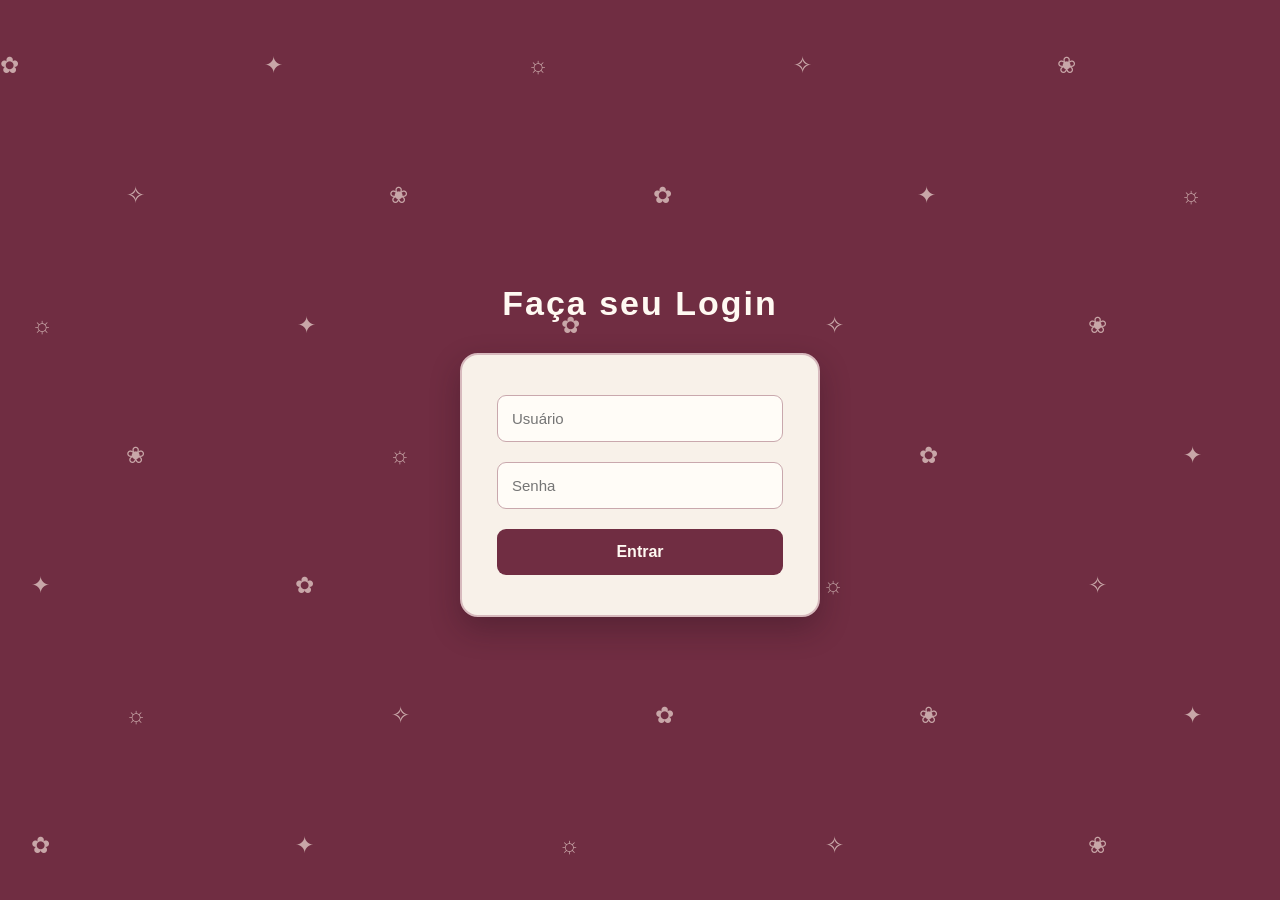
<file: index.html>
<!DOCTYPE html>
<html lang="pt-br">

<head>
    <meta charset="UTF-8">
    <meta name="viewport" content="width=device-width, initial-scale=1.0">

    <title>Login</title>

    <link rel="stylesheet" href="css/style.css">
</head>

<body>

    <h1>Faça seu Login</h1>

    <form id="loginForm">

        <input 
            type="text" 
            id="usuario" 
            placeholder="Usuário" 
            required
        >

        <input 
            type="password" 
            id="senha" 
            placeholder="Senha" 
            required
        >

        <button type="submit">Entrar</button>

    </form>

    <script src="js/script.js"></script>

</body>
</html>
</file>
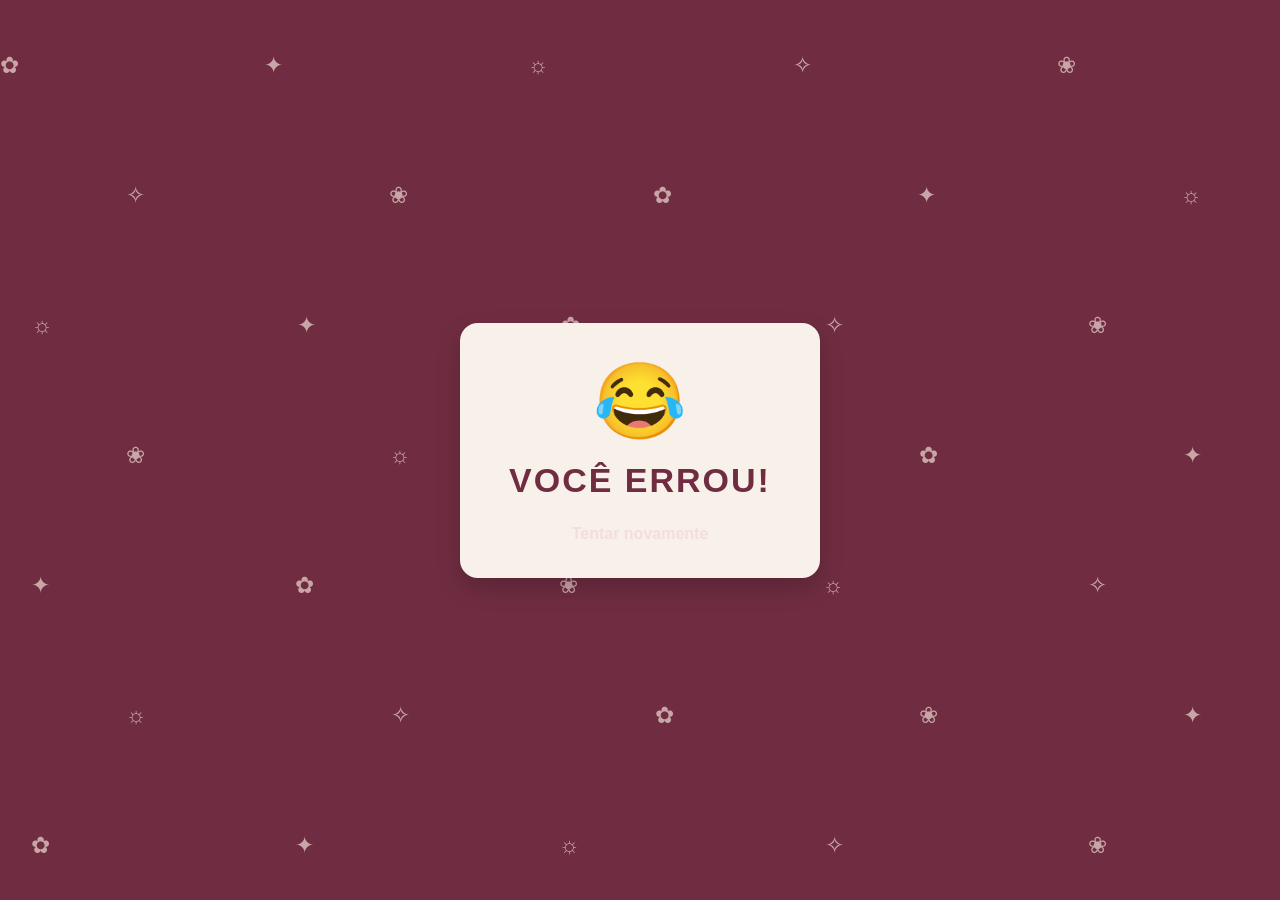
<file: falhou.html>
<!DOCTYPE html>
<html lang="pt-br">
<head>
    <meta charset="UTF-8">
    <title>Login Falhou</title>
    <link rel="stylesheet" href="css/style.css">

    <style>
        .emoji {
            font-size: 75px;
            margin-bottom: 15px;
        }

        .mensagem {
            background-color: #F8F1E9;
            color: #702D42;
            padding: 35px;
            border-radius: 18px;
            text-align: center;
            width: 360px;
            box-shadow: 0 10px 25px rgba(0,0,0,0.2);
            position: relative;
            z-index: 1;
        }

        .mensagem h1 {
            color: #702D42;
            margin-bottom: 15px;
        }

        .mensagem h2 {
            color: #17243B;
            font-size: 18px;
        }
    </style>
</head>

<body>

    <div class="mensagem">

        <div class="emoji">😂</div>

        <h1>VOCÊ ERROU!</h1>

        <h2 id="mensagem"></h2>

        <a href="index.html">Tentar novamente</a>

    </div>

    <script>
        const erro = new URLSearchParams(
            window.location.search
        ).get("erro");

        const mensagem = document.getElementById("mensagem");

        if (erro === "usuario") {
            mensagem.textContent = "Usuário inválido!";
        }
        else if (erro === "senha") {
            mensagem.textContent = "Senha inválida!";
        }
        else if (erro === "ambos") {
            mensagem.textContent = "Usuário e senha inválidos!";
        }
    </script>

</body>
</html>
</file>
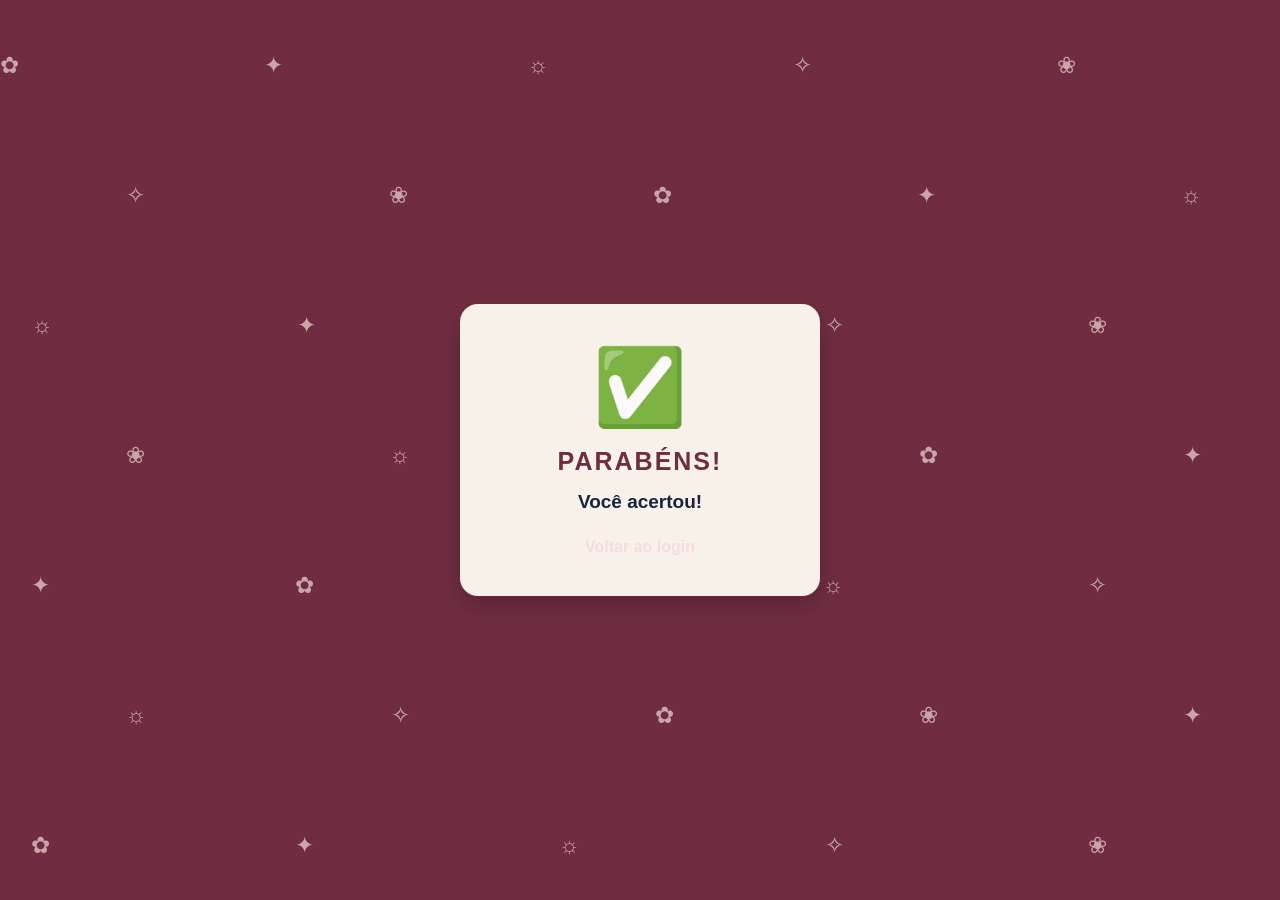
<file: sucesso.html>
<!DOCTYPE html>
<html lang="pt-br">

<head>
    <meta charset="UTF-8">
    <title>Login Sucesso</title>

    <link rel="stylesheet" href="css/style.css">

    <style>
        .mensagem {
            background-color: #F8F1E9;
            color: #702D42;
            padding: 40px;
            border-radius: 18px;
            text-align: center;
            width: 360px;
            box-shadow: 0 10px 25px rgba(0,0,0,0.2);
            position: relative;
            z-index: 1;
        }

        .emoji {
            font-size: 75px;
            margin-bottom: 15px;
        }

        .mensagem h1 {
            color: #702D42;
            font-size: 25px;
            margin-bottom: 15px;
        }

        .mensagem h2 {
            color: #17243B;
            font-size: 19px;
        }
    </style>
</head>

<body>

    <div class="mensagem">

        <div class="emoji">✅</div>

        <h1>PARABÉNS!</h1>

        <h2>Você acertou!</h2>

        <a href="index.html">Voltar ao login</a>

    </div>

</body>
</html>
</file>
<file: css/style.css>
* {
    margin: 0;
    padding: 0;
    box-sizing: border-box;
}

body {
    font-family: Arial, sans-serif;
    background-color: #702D42;
    color: #FFF9F2;
    min-height: 100vh;
    display: flex;
    flex-direction: column;
    justify-content: center;
    align-items: center;
    position: relative;
    overflow: hidden;
}

/* Decorações */
body::before {
    content: "✿       ✦       ☼       ✧       ❀\A     ✧       ❀       ✿       ✦       ☼\A  ☼       ✦       ✿       ✧       ❀\A     ❀       ☼       ✧       ✿       ✦\A  ✦       ✿       ❀       ☼       ✧\A     ☼       ✧       ✿       ❀       ✦\A  ✿       ✦       ☼       ✧       ❀";
    white-space: pre;
    position: fixed;
    inset: 0;
    color: #F8E8DF;
    opacity: 0.65;
    font-size: 23px;
    line-height: 130px;
    letter-spacing: 25px;
    pointer-events: none;
    z-index: 0;
}

/* Conteúdo */
h1 {
    color: #FFF9F2;
    font-size: 34px;
    margin-bottom: 30px;
    letter-spacing: 2px;
    z-index: 1;
}

/* Formulário */
form {
    background-color: #F8F1E9;
    width: 360px;
    padding: 40px 35px;
    border-radius: 18px;
    border: 2px solid #D7B9BD;
    box-shadow: 0 12px 30px rgba(30, 12, 22, 0.3);

    display: flex;
    flex-direction: column;
    gap: 20px;

    position: relative;
    z-index: 1;
}

/* Campos */
input {
    width: 100%;
    padding: 14px;
    border: 1px solid #C9A8AD;
    border-radius: 9px;
    background-color: #FFFCF7;
    color: #17243B;
    font-size: 15px;
    outline: none;
}

input:focus {
    border: 2px solid #702D42;
}

/* Botão */
button {
    padding: 14px;
    background-color: #702D42;
    color: #FFF9F2;
    border: none;
    border-radius: 9px;
    font-size: 16px;
    font-weight: bold;
    cursor: pointer;
    transition: 0.3s;
}

button:hover {
    background-color: #17243B;
}

/* Mensagens */
h2 {
    color: #FFF9F2;
    font-size: 23px;
    margin: 15px 0 25px;
    text-align: center;
    z-index: 1;
}

/* Links */
a {
    color: #F4DCE0;
    text-decoration: none;
    font-weight: bold;
    margin-top: 20px;
    z-index: 1;
}

a:hover {
    color: white;
    text-decoration: underline;
}

/* Celular */
@media (max-width: 400px) {
    form {
        width: 90%;
    }

    h1 {
        font-size: 27px;
    }
}
</file>
